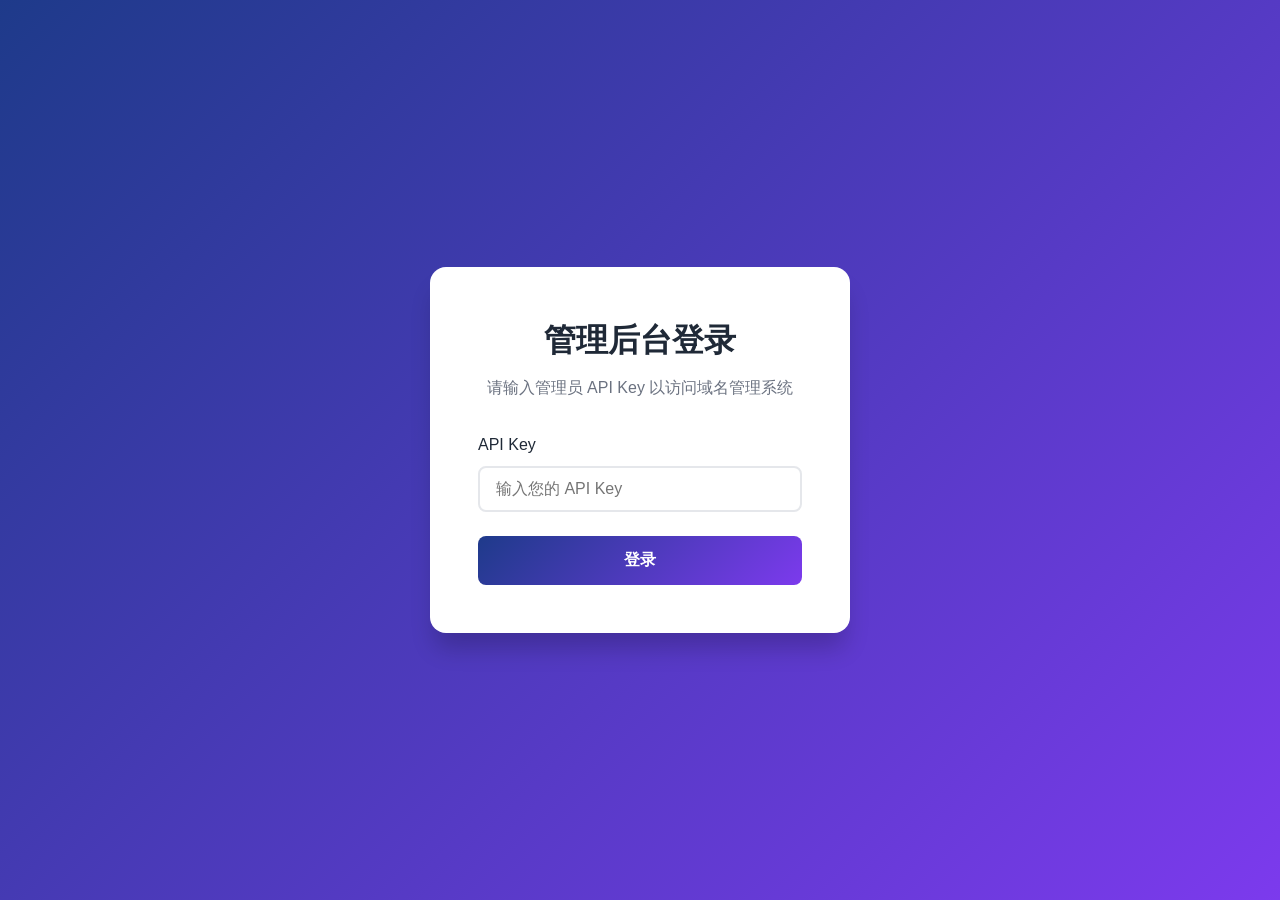
<file: admin.html>
<!DOCTYPE html>
<html lang="zh">
<head>
    <meta charset="UTF-8">
    <meta name="viewport" content="width=device-width, initial-scale=1.0">
    <title>管理后台 - 域名管理</title>
    <link rel="stylesheet" href="styles.css">
    <link rel="stylesheet" href="admin-styles.css">
</head>
<body>
    <!-- 登录页面 -->
    <div class="login-container" id="loginContainer">
        <div class="login-box">
            <h1 class="login-title">管理后台登录</h1>
            <p class="login-description">请输入管理员 API Key 以访问域名管理系统</p>
            
            <form id="loginForm" class="login-form">
                <div class="form-group">
                    <label class="form-label" for="apiKey">API Key</label>
                    <input 
                        type="password" 
                        class="form-input" 
                        id="apiKey" 
                        placeholder="输入您的 API Key"
                        required
                    >
                </div>
                
                <button type="submit" class="btn-primary">登录</button>
            </form>
        </div>
    </div>

    <!-- 管理面板 -->
    <div class="admin-container hidden" id="adminContainer">
        <!-- 顶部导航 -->
        <header class="admin-header">
            <div class="admin-nav">
                <div class="admin-logo">
                    <svg width="24" height="24" viewBox="0 0 24 24" fill="none" stroke="currentColor" stroke-width="2">
                        <path d="M4 4h16c1.1 0 2 .9 2 2v12c0 1.1-.9 2-2 2H4c-1.1 0-2-.9-2-2V6c0-1.1.9-2 2-2z"></path>
                        <polyline points="22,6 12,13 2,6"></polyline>
                    </svg>
                    <span>域名管理后台</span>
                </div>
                
                <div class="admin-actions">
                    <a href="temp-mail-index.html" class="btn-secondary">返回主页</a>
                    <button class="btn-secondary" id="logoutBtn">退出登录</button>
                </div>
            </div>
        </header>

        <!-- 主内容区 -->
        <main class="admin-main">
            <div class="admin-content">
                <!-- 统计卡片 -->
                <div class="stats-grid">
                    <div class="stat-card">
                        <div class="stat-icon stat-icon-blue">
                            <svg width="24" height="24" viewBox="0 0 24 24" fill="none" stroke="currentColor" stroke-width="2">
                                <circle cx="12" cy="12" r="10"></circle>
                                <line x1="12" y1="8" x2="12" y2="16"></line>
                                <line x1="8" y1="12" x2="16" y2="12"></line>
                            </svg>
                        </div>
                        <div class="stat-info">
                            <div class="stat-value" id="totalDomains">0</div>
                            <div class="stat-label">总域名数</div>
                        </div>
                    </div>
                    
                    <div class="stat-card">
                        <div class="stat-icon stat-icon-green">
                            <svg width="24" height="24" viewBox="0 0 24 24" fill="none" stroke="currentColor" stroke-width="2">
                                <path d="M22 11.08V12a10 10 0 1 1-5.93-9.14"></path>
                                <polyline points="22 4 12 14.01 9 11.01"></polyline>
                            </svg>
                        </div>
                        <div class="stat-info">
                            <div class="stat-value" id="enabledDomains">0</div>
                            <div class="stat-label">已启用</div>
                        </div>
                    </div>
                    
                    <div class="stat-card">
                        <div class="stat-icon stat-icon-red">
                            <svg width="24" height="24" viewBox="0 0 24 24" fill="none" stroke="currentColor" stroke-width="2">
                                <circle cx="12" cy="12" r="10"></circle>
                                <line x1="15" y1="9" x2="9" y2="15"></line>
                                <line x1="9" y1="9" x2="15" y2="15"></line>
                            </svg>
                        </div>
                        <div class="stat-info">
                            <div class="stat-value" id="disabledDomains">0</div>
                            <div class="stat-label">已禁用</div>
                        </div>
                    </div>
                </div>

                <!-- 操作区 -->
                <div class="actions-bar">
                    <h2 class="section-title">域名列表</h2>
                    <button class="btn-primary" id="addDomainBtn">
                        <svg width="20" height="20" viewBox="0 0 24 24" fill="none" stroke="currentColor" stroke-width="2">
                            <line x1="12" y1="5" x2="12" y2="19"></line>
                            <line x1="5" y1="12" x2="19" y2="12"></line>
                        </svg>
                        添加域名
                    </button>
                </div>

                <!-- 域名表格 -->
                <div class="table-container">
                    <table class="domains-table">
                        <thead>
                            <tr>
                                <th>域名</th>
                                <th>状态</th>
                                <th>创建时间</th>
                                <th>更新时间</th>
                                <th>操作</th>
                            </tr>
                        </thead>
                        <tbody id="domainsTableBody">
                            <tr>
                                <td colspan="5" class="loading-row">加载中...</td>
                            </tr>
                        </tbody>
                    </table>
                </div>
            </div>
        </main>
    </div>

    <!-- 添加域名模态框 -->
    <div class="modal" id="addDomainModal">
        <div class="modal-content">
            <div class="modal-header">
                <h3 class="modal-title">添加新域名</h3>
                <button class="modal-close" id="closeAddModal">&times;</button>
            </div>
            
            <form id="addDomainForm">
                <div class="form-group">
                    <label class="form-label" for="newDomain">域名</label>
                    <input 
                        type="text" 
                        class="form-input" 
                        id="newDomain" 
                        placeholder="example.com"
                        pattern="^([a-zA-Z0-9]([a-zA-Z0-9-]{0,61}[a-zA-Z0-9])?\.)+[a-zA-Z]{2,}$"
                        required
                    >
                    <small class="form-hint">请输入有效的域名格式，例如：example.com</small>
                </div>
                
                <div class="form-group">
                    <label class="checkbox-label">
                        <input type="checkbox" id="newDomainEnabled" checked>
                        <span>启用此域名</span>
                    </label>
                </div>
                
                <button type="submit" class="btn-primary">添加域名</button>
            </form>
        </div>
    </div>

    <!-- 删除确认模态框 -->
    <div class="modal" id="deleteConfirmModal">
        <div class="modal-content">
            <div class="modal-header">
                <h3 class="modal-title">确认删除</h3>
                <button class="modal-close" id="closeDeleteModal">&times;</button>
            </div>
            
            <p class="confirm-text">确定要删除域名 <strong id="deleteDomainName"></strong> 吗？此操作无法撤销。</p>
            
            <div class="modal-actions">
                <button class="btn-secondary" id="cancelDelete">取消</button>
                <button class="btn-danger" id="confirmDelete">删除</button>
            </div>
        </div>
    </div>

    <script src="admin-app.js"></script>
</body>
</html>
</file>
<file: styles.css>
/* ==================== 设计令牌 ==================== */
:root {
  /* 颜色系统 */
  --gradient-primary: linear-gradient(135deg, #1e3a8a 0%, #7c3aed 100%);
  --gradient-glow: radial-gradient(circle at 50% 0%, rgba(124, 58, 237, 0.15), transparent 70%);
  
  --color-bg-primary: #f9fafb;
  --color-bg-secondary: #ffffff;
  --color-bg-input: #f3f4f6;
  
  --color-accent: #fbbf24;
  --color-accent-hover: #f59e0b;
  
  --color-text-primary: #1f2937;
  --color-text-secondary: #6b7280;
  --color-text-light: #9ca3af;
  
  --color-border: #e5e7eb;
  --color-border-focus: #7c3aed;
  
  /* 阴影和发光效果 */
  --shadow-sm: 0 1px 2px 0 rgba(0, 0, 0, 0.05);
  --shadow-md: 0 4px 6px -1px rgba(0, 0, 0, 0.1);
  --shadow-lg: 0 10px 15px -3px rgba(0, 0, 0, 0.1);
  --shadow-glow: 0 0 40px rgba(124, 58, 237, 0.2);
  
  /* 边距和圆角 */
  --radius-sm: 0.375rem;
  --radius-md: 0.5rem;
  --radius-lg: 0.75rem;
  --radius-xl: 1rem;
  
  /* 字体 */
  --font-sans: -apple-system, BlinkMacSystemFont, 'Segoe UI', 'Roboto', 'Oxygen', 'Ubuntu', 'Cantarell', 'Fira Sans', 'Droid Sans', 'Helvetica Neue', sans-serif;
  
  /* 过渡动画 */
  --transition-base: all 0.3s cubic-bezier(0.4, 0, 0.2, 1);
}

/* ==================== 基础样式 ==================== */
* {
  margin: 0;
  padding: 0;
  box-sizing: border-box;
}

html {
  scroll-behavior: smooth;
  height: 100%;
}

body {
  margin: 0;
  font-family: var(--font-sans); /* Assuming --font-family-base was a typo and should be --font-sans */
  -webkit-font-smoothing: antialiased;
  -moz-osx-font-smoothing: grayscale;
  background: var(--color-bg-primary);
  color: var(--color-text-primary);
  line-height: 1.6;
  min-height: 100%;
  display: flex;
  flex-direction: column;
}

/* ==================== 顶部导航栏 ==================== */
.header {
  background: var(--gradient-primary);
  padding: 1rem 2rem;
  box-shadow: var(--shadow-md);
  position: sticky;
  top: 0;
  z-index: 100;
}

.nav-container {
  max-width: 1280px;
  margin: 0 auto;
  display: flex;
  align-items: center;
  justify-content: space-between;
}

.logo {
  font-size: 1.5rem;
  font-weight: 700;
  color: white;
  text-decoration: none;
  display: flex;
  align-items: center;
  gap: 0.5rem;
}

.nav-menu {
  display: flex;
  gap: 2rem;
  list-style: none;
  align-items: center;
}

.nav-menu a {
  color: rgba(255, 255, 255, 0.9);
  text-decoration: none;
  font-size: 0.95rem;
  transition: var(--transition-base);
}

.nav-menu a:hover {
  color: white;
  text-shadow: 0 0 10px rgba(255, 255, 255, 0.5);
}

.nav-actions {
  display: flex;
  align-items: center;
  gap: 1rem;
}

.btn-premium {
  background: var(--color-accent);
  color: var(--color-text-primary);
  padding: 0.5rem 1.25rem;
  border-radius: var(--radius-lg);
  border: none;
  font-weight: 600;
  cursor: pointer;
  transition: var(--transition-base);
  font-size: 0.95rem;
}

.btn-premium:hover {
  background: var(--color-accent-hover);
  transform: translateY(-2px);
  box-shadow: var(--shadow-md);
}

.user-icon {
  width: 36px;
  height: 36px;
  border-radius: 50%;
  background: rgba(255, 255, 255, 0.2);
  display: flex;
  align-items: center;
  justify-content: center;
  color: white;
  cursor: pointer;
  transition: var(--transition-base);
}

.user-icon:hover {
  background: rgba(255, 255, 255, 0.3);
}

/* ==================== 主内容区 ==================== */
.main-container {
  max-width: 900px;
  margin: 0 auto;
  padding: 3rem 2rem;
  position: relative;
  flex: 1 0 auto;
}

/* 背景发光效果 */
.main-container::before {
  content: '';
  position: absolute;
  top: -100px;
  left: 50%;
  transform: translateX(-50%);
  width: 800px;
  height: 400px;
  background: var(--gradient-glow);
  border-radius: 50%;
  pointer-events: none;
  z-index: -1;
}

/* ==================== Hero Section ==================== */
.hero-section {
  text-align: center;
  margin-bottom: 3rem;
}

.hero-title {
  font-size: 3rem;
  font-weight: 800;
  margin-bottom: 0.5rem;
  background: var(--gradient-primary);
  -webkit-background-clip: text;
  -webkit-text-fill-color: transparent;
  background-clip: text;
}

.kuro-badge {
  display: inline-block;
  padding: 0.5rem 1.25rem;
  background: var(--gradient-primary);
  color: white;
  border-radius: 9999px;
  font-size: 0.875rem;
  font-weight: 600;
  margin-bottom: 1.5rem;
  box-shadow: var(--shadow-md);
  letter-spacing: 0.05em;
}

.hero-description {
  font-size: 1.1rem;
  color: var(--color-text-secondary);
  max-width: 600px;
  margin: 0 auto;
  line-height: 1.8;
}

/* ==================== 邮箱控制面板 ==================== */
.email-panel {
  background: var(--color-bg-secondary);
  border-radius: var(--radius-xl);
  padding: 2rem;
  box-shadow: var(--shadow-lg);
  margin-bottom: 2rem;
}

.email-display {
  position: relative;
  margin-bottom: 1.5rem;
}

.email-input-wrapper {
  position: relative;
}

.email-address-display {
  width: 100%;
  padding: 1.25rem 4rem 1.25rem 1.5rem;
  font-size: 1.25rem;
  background: var(--color-bg-input);
  border: 2px solid var(--color-border);
  border-radius: var(--radius-lg);
  text-align: center;
  font-weight: 500;
  color: var(--color-text-primary);
  transition: var(--transition-base);
  user-select: all;
}

.email-address-display:focus {
  outline: none;
  border-color: var(--color-border-focus);
  box-shadow: 0 0 0 3px rgba(124, 58, 237, 0.1);
}

.copy-btn-inline {
  position: absolute;
  right: 12px;
  top: 50%;
  transform: translateY(-50%);
  background: transparent;
  border: none;
  cursor: pointer;
  padding: 0.5rem;
  color: var(--color-text-secondary);
  transition: var(--transition-base);
}

.copy-btn-inline:hover {
  color: var(--color-accent);
  transform: translateY(-50%) scale(1.1);
}

/* ==================== 功能按钮组 ==================== */
.action-buttons {
  display: flex;
  gap: 0.75rem;
  justify-content: center;
  flex-wrap: wrap;
}

.action-btn {
  display: flex;
  flex-direction: column;
  align-items: center;
  gap: 0.25rem;
  padding: 0.75rem 1rem;
  background: var(--color-bg-input);
  border: 1px solid var(--color-border);
  border-radius: var(--radius-md);
  cursor: pointer;
  transition: var(--transition-base);
  font-size: 0.875rem;
  color: var(--color-text-secondary);
  min-width: 80px;
}

.action-btn:hover {
  background: white;
  border-color: var(--color-border-focus);
  color: var(--color-border-focus);
  transform: translateY(-2px);
  box-shadow: var(--shadow-md);
}

.action-btn svg,
.action-btn .icon {
  width: 20px;
  height: 20px;
}

/* ==================== 邮件列表区域 ==================== */
.messages-section {
  background: var(--color-bg-secondary);
  border-radius: var(--radius-xl);
  padding: 2rem;
  box-shadow: var(--shadow-lg);
  min-height: 400px;
}

.messages-header {
  display: flex;
  justify-content: space-between;
  align-items: center;
  margin-bottom: 1.5rem;
  padding-bottom: 1rem;
  border-bottom: 2px solid var(--color-border);
}

.messages-title {
  font-size: 1.5rem;
  font-weight: 700;
}

.refresh-btn {
  display: flex;
  align-items: center;
  gap: 0.5rem;
  padding: 0.5rem 1rem;
  background: var(--color-bg-input);
  border: 1px solid var(--color-border);
  border-radius: var(--radius-md);
  cursor: pointer;
  transition: var(--transition-base);
  color: var(--color-text-secondary);
}

.refresh-btn:hover {
  background: var(--color-accent);
  color: var(--color-text-primary);
  border-color: var(--color-accent);
}

.refresh-btn.spinning .icon {
  animation: spin 1s linear infinite;
}

@keyframes spin {
  from { transform: rotate(0deg); }
  to { transform: rotate(360deg); }
}

.messages-list {
  display: flex;
  flex-direction: column;
  gap: 1rem;
}

.message-item {
  padding: 1.25rem;
  background: var(--color-bg-input);
  border-radius: var(--radius-md);
  cursor: pointer;
  transition: var(--transition-base);
  border: 1px solid transparent;
}

.message-item:hover {
  background: white;
  border-color: var(--color-border-focus);
  transform: translateX(4px);
}

.message-header {
  display: flex;
  justify-content: space-between;
  align-items: start;
  margin-bottom: 0.5rem;
}

.message-from {
  font-weight: 600;
  color: var(--color-text-primary);
}

.message-time {
  font-size: 0.875rem;
  color: var(--color-text-light);
}

.message-subject {
  font-weight: 500;
  margin-bottom: 0.25rem;
  color: var(--color-text-primary);
}

.message-preview {
  font-size: 0.875rem;
  color: var(--color-text-secondary);
  overflow: hidden;
  text-overflow: ellipsis;
  white-space: nowrap;
}

.empty-state {
  display: flex;
  flex-direction: column;
  align-items: center;
  justify-content: center;
  padding: 4rem 2rem;
  text-align: center;
}

.empty-icon {
  width: 80px;
  height: 80px;
  margin-bottom: 1rem;
  opacity: 0.3;
}

.empty-text {
  font-size: 1.125rem;
  color: var(--color-text-secondary);
}

/* ==================== 模态框 ==================== */
.modal {
  display: none;
  position: fixed;
  top: 0;
  left: 0;
  width: 100%;
  height: 100%;
  background: rgba(0, 0, 0, 0.5);
  backdrop-filter: blur(4px);
  z-index: 1000;
  align-items: center;
  justify-content: center;
}

.modal.active {
  display: flex;
}

.modal-content {
  background: white;
  border-radius: var(--radius-xl);
  padding: 2rem;
  max-width: 500px;
  width: 90%;
  box-shadow: 0 20px 25px -5px rgba(0, 0, 0, 0.1);
  animation: modalSlideIn 0.3s ease-out;
}

@keyframes modalSlideIn {
  from {
    opacity: 0;
    transform: translateY(-20px);
  }
  to {
    opacity: 1;
    transform: translateY(0);
  }
}

.modal-header {
  display: flex;
  justify-content: space-between;
  align-items: center;
  margin-bottom: 1.5rem;
}

.modal-title {
  font-size: 1.5rem;
  font-weight: 700;
}

.modal-close {
  background: transparent;
  border: none;
  font-size: 1.5rem;
  cursor: pointer;
  color: var(--color-text-secondary);
  transition: var(--transition-base);
  padding: 0.25rem;
}

.modal-close:hover {
  color: var(--color-text-primary);
}

.form-group {
  margin-bottom: 1.5rem;
}

.form-label {
  display: block;
  margin-bottom: 0.5rem;
  font-weight: 500;
  color: var(--color-text-primary);
}

.form-input,
.form-select {
  width: 100%;
  padding: 0.75rem 1rem;
  border: 2px solid var(--color-border);
  border-radius: var(--radius-md);
  font-size: 1rem;
  transition: var(--transition-base);
}

.form-input:focus,
.form-select:focus {
  outline: none;
  border-color: var(--color-border-focus);
  box-shadow: 0 0 0 3px rgba(124, 58, 237, 0.1);
}

.btn-primary {
  width: 100%;
  padding: 0.875rem;
  background: var(--gradient-primary);
  color: white;
  border: none;
  border-radius: var(--radius-md);
  font-size: 1rem;
  font-weight: 600;
  cursor: pointer;
  transition: var(--transition-base);
}

.btn-primary:hover {
  transform: translateY(-2px);
  box-shadow: var(--shadow-lg);
}

/* ==================== 页脚 ==================== */
.footer {
  background: #1f2937;
  color: white;
  padding: 3rem 2rem 2rem;
  margin-top: 4rem;
  flex-shrink: 0;
}

.footer-container {
  max-width: 1280px;
  margin: 0 auto;
}

.footer-simple {
  text-align: center;
  padding: 2rem 0;
  color: rgba(255, 255, 255, 0.8);
}

.footer-simple p {
  margin: 0;
  font-size: 0.9rem;
}

.kuro-badge-footer {
  display: inline-block;
  padding: 0.5rem 1.25rem;
  background: var(--gradient-primary);
  color: white;
  border-radius: 9999px;
  font-size: 0.875rem;
  font-weight: 600;
  margin-top: 1rem !important;
  box-shadow: var(--shadow-md);
  letter-spacing: 0.05em;
}

.footer-grid {
  display: grid;
  grid-template-columns: repeat(auto-fit, minmax(200px, 1fr));
  gap: 2rem;
  margin-bottom: 2rem;
}

.footer-section h3 {
  font-size: 1rem;
  margin-bottom: 1rem;
  color: var(--color-accent);
}

.footer-links {
  list-style: none;
  display: flex;
  flex-direction: column;
  gap: 0.5rem;
}

.footer-links a {
  color: rgba(255, 255, 255, 0.7);
  text-decoration: none;
  font-size: 0.9rem;
  transition: var(--transition-base);
}

.footer-links a:hover {
  color: white;
  padding-left: 0.25rem;
}

.footer-bottom {
  padding-top: 2rem;
  border-top: 1px solid rgba(255, 255, 255, 0.1);
  display: flex;
  justify-content: space-between;
  align-items: center;
  flex-wrap: wrap;
  gap: 1rem;
}

.social-links {
  display: flex;
  gap: 1rem;
}

.social-link {
  width: 36px;
  height: 36px;
  border-radius: 50%;
  background: rgba(255, 255, 255, 0.1);
  display: flex;
  align-items: center;
  justify-content: center;
  color: white;
  text-decoration: none;
  transition: var(--transition-base);
}

.social-link:hover {
  background: var(--color-accent);
  color: var(--color-text-primary);
}

/* ==================== Cookie 提示 ==================== */
.cookie-notice {
  position: fixed;
  bottom: 0;
  left: 0;
  right: 0;
  background: white;
  padding: 1.25rem 2rem;
  box-shadow: 0 -4px 6px -1px rgba(0, 0, 0, 0.1);
  display: flex;
  justify-content: space-between;
  align-items: center;
  gap: 2rem;
  z-index: 99;
  transform: translateY(100%);
  transition: var(--transition-base);
}

.cookie-notice.show {
  transform: translateY(0);
}

.cookie-text {
  color: var(--color-text-secondary);
  font-size: 0.9rem;
}

.cookie-accept {
  padding: 0.625rem 1.5rem;
  background: var(--color-accent);
  color: var(--color-text-primary);
  border: none;
  border-radius: var(--radius-md);
  font-weight: 600;
  cursor: pointer;
  transition: var(--transition-base);
  white-space: nowrap;
}

.cookie-accept:hover {
  background: var(--color-accent-hover);
}

/* ==================== 响应式设计 ==================== */
@media (max-width: 768px) {
  .nav-menu {
    display: none;
  }
  
  .hero-title {
    font-size: 2rem;
  }
  
  .hero-description {
    font-size: 1rem;
  }
  
  .email-address-display {
    font-size: 1rem;
    padding: 1rem 3rem 1rem 1rem;
  }
  
  .action-buttons {
    gap: 0.5rem;
  }
  
  .action-btn {
    min-width: 70px;
    padding: 0.625rem 0.75rem;
    font-size: 0.8rem;
  }
  
  .footer-grid {
    grid-template-columns: 1fr;
  }
  
  .cookie-notice {
    flex-direction: column;
    gap: 1rem;
    text-align: center;
  }
}

/* ==================== 工具类 ==================== */
.hidden {
  display: none !important;
}

.loading {
  opacity: 0.6;
  pointer-events: none;
}
</file>
<file: admin-styles.css>
/* 管理后台专用样式 */

/* ==================== 登录页面 ==================== */
.login-container {
    min-height: 100vh;
    display: flex;
    align-items: center;
    justify-content: center;
    background: var(--gradient-primary);
    padding: 2rem;
}

.login-box {
    background: white;
    padding: 3rem;
    border-radius: var(--radius-xl);
    box-shadow: 0 20px 25px -5px rgba(0, 0, 0, 0.2);
    max-width: 420px;
    width: 100%;
}

.login-title {
    font-size: 2rem;
    font-weight: 800;
    margin-bottom: 0.5rem;
    text-align: center;
    color: var(--color-text-primary);
}

.login-description {
    text-align: center;
    color: var(--color-text-secondary);
    margin-bottom: 2rem;
}

.login-form {
    margin-top: 2rem;
}

/* ==================== 管理面板布局 ==================== */
.admin-container {
    min-height: 100vh;
    background: var(--color-bg-primary);
}

.admin-header {
    background: var(--gradient-primary);
    padding: 1rem 2rem;
    box-shadow: var(--shadow-md);
    position: sticky;
    top: 0;
    z-index: 100;
}

.admin-nav {
    max-width: 1400px;
    margin: 0 auto;
    display: flex;
    align-items: center;
    justify-content: space-between;
}

.admin-logo {
    display: flex;
    align-items: center;
    gap: 0.75rem;
    color: white;
    font-size: 1.25rem;
    font-weight: 700;
}

.admin-actions {
    display: flex;
    gap: 1rem;
}

.btn-secondary {
    padding: 0.5rem 1.25rem;
    background: rgba(255, 255, 255, 0.2);
    color: white;
    border: 1px solid rgba(255, 255, 255, 0.3);
    border-radius: var(--radius-md);
    cursor: pointer;
    transition: var(--transition-base);
    font-size: 0.9rem;
    font-weight: 500;
    text-decoration: none;
    display: inline-block;
}

.btn-secondary:hover {
    background: rgba(255, 255, 255, 0.3);
    border-color: rgba(255, 255, 255, 0.5);
}

.admin-main {
    max-width: 1400px;
    margin: 0 auto;
    padding: 2rem;
}

/* ==================== 统计卡片 ==================== */
.stats-grid {
    display: grid;
    grid-template-columns: repeat(auto-fit, minmax(250px, 1fr));
    gap: 1.5rem;
    margin-bottom: 2rem;
}

.stat-card {
    background: white;
    padding: 1.5rem;
    border-radius: var(--radius-lg);
    box-shadow: var(--shadow-md);
    display: flex;
    align-items: center;
    gap: 1.25rem;
    transition: var(--transition-base);
}

.stat-card:hover {
    transform: translateY(-2px);
    box-shadow: var(--shadow-lg);
}

.stat-icon {
    width: 56px;
    height: 56px;
    border-radius: var(--radius-md);
    display: flex;
    align-items: center;
    justify-content: center;
    flex-shrink: 0;
}

.stat-icon-blue {
    background: linear-gradient(135deg, #3b82f6 0%, #2563eb 100%);
    color: white;
}

.stat-icon-green {
    background: linear-gradient(135deg, #10b981 0%, #059669 100%);
    color: white;
}

.stat-icon-red {
    background: linear-gradient(135deg, #ef4444 0%, #dc2626 100%);
    color: white;
}

.stat-value {
    font-size: 2rem;
    font-weight: 700;
    color: var(--color-text-primary);
}

.stat-label {
    font-size: 0.875rem;
    color: var(--color-text-secondary);
}

/* ==================== 操作区 ==================== */
.actions-bar {
    display: flex;
    justify-content: space-between;
    align-items: center;
    margin-bottom: 1.5rem;
}

.section-title {
    font-size: 1.5rem;
    font-weight: 700;
    color: var(--color-text-primary);
}

.btn-primary svg {
    display: inline-block;
    vertical-align: middle;
    margin-right: 0.5rem;
}

/* ==================== 表格样式 ==================== */
.table-container {
    background: white;
    border-radius: var(--radius-lg);
    box-shadow: var(--shadow-md);
    overflow: hidden;
}

.domains-table {
    width: 100%;
    border-collapse: collapse;
}

.domains-table thead {
    background: var(--color-bg-input);
}

.domains-table th {
    padding: 1rem 1.5rem;
    text-align: left;
    font-weight: 600;
    color: var(--color-text-primary);
    font-size: 0.875rem;
    text-transform: uppercase;
    letter-spacing: 0.05em;
}

.domains-table tbody tr {
    border-bottom: 1px solid var(--color-border);
    transition: var(--transition-base);
}

.domains-table tbody tr:hover {
    background: var(--color-bg-input);
}

.domains-table tbody tr:last-child {
    border-bottom: none;
}

.domains-table td {
    padding: 1rem 1.5rem;
    color: var(--color-text-primary);
}

.loading-row {
    text-align: center;
    color: var(--color-text-secondary);
    padding: 3rem !important;
}

/* 域名列 */
.domain-name {
    font-weight: 600;
    font-family: monospace;
    font-size: 1rem;
}

/* 状态徽章 */
.status-badge {
    display: inline-flex;
    align-items: center;
    gap: 0.5rem;
    padding: 0.375rem 0.875rem;
    border-radius: 9999px;
    font-size: 0.875rem;
    font-weight: 500;
}

.status-badge.enabled {
    background: #d1fae5;
    color: #065f46;
}

.status-badge.disabled {
    background: #fee2e2;
    color: #991b1b;
}

.status-dot {
    width: 8px;
    height: 8px;
    border-radius: 50%;
}

.status-badge.enabled .status-dot {
    background: #10b981;
}

.status-badge.disabled .status-dot {
    background: #ef4444;
}

/* 时间显示 */
.time-text {
    color: var(--color-text-secondary);
    font-size: 0.875rem;
}

/* 操作按钮 */
.action-buttons-cell {
    display: flex;
    gap: 0.5rem;
}

.btn-icon {
    padding: 0.5rem;
    background: transparent;
    border: 1px solid var(--color-border);
    border-radius: var(--radius-sm);
    cursor: pointer;
    transition: var(--transition-base);
    color: var(--color-text-secondary);
}

.btn-icon:hover {
    background: var(--color-bg-input);
    border-color: var(--color-border-focus);
}

.btn-toggle {
    background: var(--color-accent);
    color: var(--color-text-primary);
    border-color: var(--color-accent);
}

.btn-toggle:hover {
    background: var(--color-accent-hover);
}

.btn-delete {
    color: #ef4444;
}

.btn-delete:hover {
    background: #fee2e2;
    border-color: #ef4444;
}

.btn-danger {
    background: #ef4444;
    color: white;
    padding: 0.75rem 1.5rem;
    border: none;
    border-radius: var(--radius-md);
    cursor: pointer;
    transition: var(--transition-base);
    font-weight: 600;
}

.btn-danger:hover {
    background: #dc2626;
}

/* ==================== 表单增强 ==================== */
.form-hint {
    display: block;
    margin-top: 0.5rem;
    font-size: 0.875rem;
    color: var(--color-text-light);
}

.checkbox-label {
    display: flex;
    align-items: center;
    gap: 0.5rem;
    cursor: pointer;
    user-select: none;
}

.checkbox-label input[type="checkbox"] {
    width: 18px;
    height: 18px;
    cursor: pointer;
}

/* ==================== 模态框增强 ==================== */
.confirm-text {
    margin: 1.5rem 0;
    color: var(--color-text-secondary);
    line-height: 1.6;
}

.confirm-text strong {
    color: var(--color-text-primary);
    font-weight: 600;
}

.modal-actions {
    display: flex;
    gap: 1rem;
    justify-content: flex-end;
    margin-top: 1.5rem;
}

/* ==================== 响应式设计 ==================== */
@media (max-width: 768px) {
    .admin-nav {
        flex-direction: column;
        gap: 1rem;
    }
    
    .stats-grid {
        grid-template-columns: 1fr;
    }
    
    .actions-bar {
        flex-direction: column;
        align-items: flex-start;
        gap: 1rem;
    }
    
    .table-container {
        overflow-x: auto;
    }
    
    .domains-table {
        min-width: 600px;
    }
    
    .action-buttons-cell {
        flex-wrap: wrap;
    }
}

/* ==================== 加载动画 ==================== */
@keyframes pulse {
    0%, 100% {
        opacity: 1;
    }
    50% {
        opacity: 0.5;
    }
}

.loading-row {
    animation: pulse 2s cubic-bezier(0.4, 0, 0.6, 1) infinite;
}
</file>
